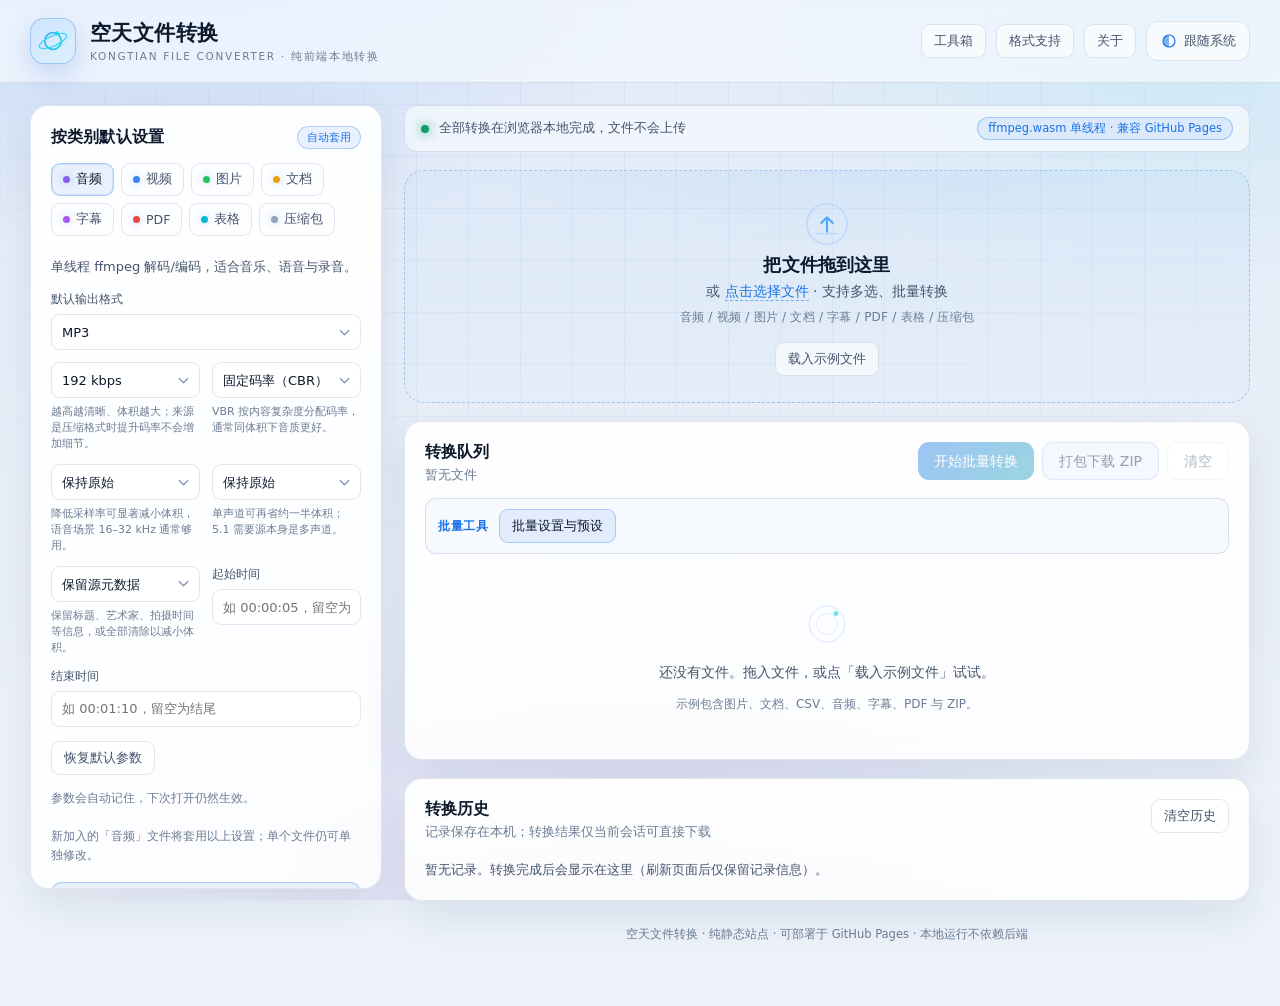
<file: index.html>
<!doctype html>
<html lang="zh-CN" data-theme="dark" data-theme-mode="auto">
<head>
  <meta charset="utf-8">
  <meta name="viewport" content="width=device-width, initial-scale=1, viewport-fit=cover">
  <meta name="description" content="空天文件转换：音视频、图片、文档、字幕、PDF、表格、压缩包，全部在浏览器本地完成的纯静态转换工具。">
  <meta name="theme-color" content="#070b14">
  <title>空天文件转换</title>
  <link rel="stylesheet" href="css/style.css">
  <link rel="icon" href="data:image/svg+xml,%3Csvg xmlns='http://www.w3.org/2000/svg' viewBox='0 0 64 64'%3E%3Crect width='64' height='64' rx='14' fill='%230b1530'/%3E%3Ccircle cx='32' cy='32' r='15' fill='none' stroke='%234ea8ff' stroke-width='3'/%3E%3Cellipse cx='32' cy='32' rx='25' ry='9' fill='none' stroke='%2322d3ee' stroke-width='2' transform='rotate(-25 32 32)'/%3E%3Ccircle cx='38' cy='20' r='4' fill='%2322d3ee'/%3E%3C/svg%3E">
</head>
<body>
  <div class="bg-fx" aria-hidden="true"></div>

  <header class="site-header">
    <div class="brand">
      <div class="brand-mark" aria-hidden="true">
        <svg viewBox="0 0 64 64" width="38" height="38">
          <circle cx="32" cy="32" r="14" fill="none" stroke="url(#bg1)" stroke-width="3" />
          <ellipse cx="32" cy="32" rx="25" ry="8.5" fill="none" stroke="#22d3ee" stroke-width="2" opacity=".9" transform="rotate(-24 32 32)" />
          <circle cx="38.5" cy="19" r="3.6" fill="#22d3ee" />
          <defs>
            <linearGradient id="bg1" x1="0" y1="0" x2="1" y2="1">
              <stop offset="0" stop-color="#4ea8ff" /><stop offset="1" stop-color="#22d3ee" />
            </linearGradient>
          </defs>
        </svg>
      </div>
      <div class="brand-text">
        <h1>空天文件转换</h1>
        <p>KONGTIAN FILE CONVERTER · 纯前端本地转换</p>
      </div>
    </div>
    <div class="header-actions">
      <button id="btn-toolbox" class="btn btn-ghost btn-sm" type="button">工具箱</button>
      <button id="btn-matrix" class="btn btn-ghost btn-sm" type="button">格式支持</button>
      <button id="btn-about" class="btn btn-ghost btn-sm" type="button">关于</button>
      <button id="theme-toggle" class="btn btn-icon" type="button" aria-label="切换主题">
        <span id="theme-icon" class="theme-icon"></span>
        <span id="theme-label">跟随系统</span>
      </button>
    </div>
  </header>

  <main class="app-main">
    <aside class="panel settings-card">
      <div class="panel-head">
        <h2>按类别默认设置</h2>
        <span class="badge-soft">自动套用</span>
      </div>
      <div id="settings-tabs" class="cat-tabs" role="tablist"></div>
      <div id="settings-body" class="settings-body"></div>
      <button id="btn-apply-defaults" class="btn btn-secondary block" type="button">应用到队列中的同类文件</button>
      <p class="hint small">转换格式与码率、质量、分辨率等参数会按类别保存；单个文件仍可在卡片内单独调整。</p>
    </aside>

    <section class="content-col">
      <div class="status-strip">
        <span class="dot"></span>
        <span>全部转换在浏览器本地完成，文件不会上传</span>
        <span class="strip-tag">ffmpeg.wasm 单线程 · 兼容 GitHub Pages</span>
      </div>

      <div class="drop-card">
        <div id="dropzone" class="dropzone" tabindex="0" role="button" aria-label="拖拽文件到这里，或点击选择文件">
          <div class="drop-icon" aria-hidden="true">
            <svg viewBox="0 0 48 48" width="46" height="46">
              <circle cx="24" cy="24" r="21" fill="none" stroke="rgba(120,180,255,.35)" stroke-width="1.5" />
              <path d="M24 32V17m0 0-6 6m6-6 6 6" stroke="#4ea8ff" stroke-width="2.2" stroke-linecap="round" fill="none" />
              <path d="M13 34h22" stroke="rgba(160,210,255,.55)" stroke-width="2" stroke-linecap="round" />
            </svg>
          </div>
          <h2>把文件拖到这里</h2>
          <p>或 <span class="link">点击选择文件</span> · 支持多选、批量转换</p>
          <p class="drop-types">音频 / 视频 / 图片 / 文档 / 字幕 / PDF / 表格 / 压缩包</p>
          <div class="drop-actions">
            <button id="btn-samples" class="btn btn-ghost btn-sm" type="button">载入示例文件</button>
          </div>
        </div>
        <input id="file-input" type="file" multiple hidden>
      </div>

      <div class="panel queue-card">
        <div class="queue-head">
          <div class="queue-title">
            <h2>转换队列</h2>
            <p id="queue-stats" class="muted">暂无文件</p>
          </div>
          <div class="toolbar">
            <button id="btn-convert-all" class="btn btn-primary" type="button">开始批量转换</button>
            <button id="btn-pause" class="btn btn-secondary hidden" type="button">暂停</button>
            <button id="btn-stop" class="btn btn-danger hidden" type="button">停止</button>
            <button id="btn-retry-failed" class="btn btn-secondary hidden" type="button">重试失败项</button>
            <button id="btn-download-all" class="btn btn-secondary" type="button">打包下载 ZIP</button>
            <button id="btn-clear" class="btn btn-ghost" type="button">清空</button>
          </div>
        </div>

        <div id="batch-progress" class="batch-progress hidden">
          <div class="bar"><div class="bar-fill"></div></div>
          <span id="batch-progress-text" class="muted"></span>
        </div>

        <div id="batch-tools" class="pdf-tools">
          <span class="pdf-tools-label">批量工具</span>
          <button id="btn-batch-settings" class="btn btn-secondary btn-sm" type="button">批量设置与预设</button>
          <span id="batch-tool-count" class="muted"></span>
          <button id="btn-images-pdf" class="btn btn-secondary btn-sm hidden" type="button">图片合成 PDF</button>
          <button id="btn-merge-pdf" class="btn btn-secondary btn-sm hidden" type="button">合并队列中的 PDF</button>
          <button id="btn-pdf-workbench" class="btn btn-secondary btn-sm hidden" type="button">PDF 页面管理</button>
        </div>

        <div id="pdf-workbench" class="pdf-workbench hidden">
          <div class="pdfwb-head">
            <div class="pdfwb-tabs" role="tablist">
              <button class="pdfwb-tab active" data-pdfwb-tab="pages" type="button">页面管理</button>
              <button class="pdfwb-tab" data-pdfwb-tab="compare" type="button">文档比较</button>
            </div>
            <button id="btn-pdfwb-close" class="btn btn-ghost btn-xs" type="button">收起</button>
          </div>

          <section data-pdfwb-pane="pages" class="pdfwb-pane">
            <p class="hint">对队列中的 PDF 逐页整理：勾选后可排序、旋转、复制、删除或插入空白页。只作用于导出的副本，原文件不变。</p>
            <div class="pdftool-bar">
              <label class="field field-inline"><span>来源文件</span>
                <select id="pdfwb-source"></select>
              </label>
              <span id="pdftool-info" class="muted">从队列中选择一份 PDF</span>
              <span id="pdftool-count" class="muted"></span>
              <button id="btn-pdftool-reset" class="btn btn-ghost btn-sm" type="button">重置</button>
            </div>
            <div class="pdftool-actions">
              <button class="btn btn-secondary btn-sm" data-pdfact="select-all" type="button">全选</button>
              <button class="btn btn-secondary btn-sm" data-pdfact="select-none" type="button">全不选</button>
              <button class="btn btn-secondary btn-sm" data-pdfact="rotate-left" type="button">逆时针 90°</button>
              <button class="btn btn-secondary btn-sm" data-pdfact="rotate-right" type="button">顺时针 90°</button>
              <button class="btn btn-secondary btn-sm" data-pdfact="duplicate" type="button">复制选中</button>
              <button class="btn btn-secondary btn-sm" data-pdfact="delete" type="button">删除选中</button>
              <button class="btn btn-secondary btn-sm" data-pdfact="blank" type="button">插入空白页</button>
            </div>
            <div id="pdftool-grid" class="pdftool-grid"></div>
            <div class="pdftool-footer">
              <label class="field"><span>输出方式</span>
                <select id="pdftool-export">
                  <option value="all">导出整理后的完整 PDF</option>
                  <option value="selected">仅导出选中页面</option>
                  <option value="split">按当前顺序逐页拆分（ZIP）</option>
                </select>
              </label>
              <button id="btn-pdftool-apply" class="btn btn-primary" type="button">生成并加入结果</button>
            </div>
          </section>

          <section data-pdfwb-pane="compare" class="pdfwb-pane hidden">
            <p class="hint">逐页渲染并按像素差异生成 HTML 报告，适合核对改版前后；报告会出现在「最近生成」。</p>
            <div class="field-row compare-row">
              <label class="field"><span>A 文件</span><select id="pdfwb-a"></select></label>
              <label class="field"><span>B 文件</span><select id="pdfwb-b"></select></label>
              <button id="btn-pdf-compare" class="btn btn-secondary" type="button">开始比较</button>
            </div>
          </section>
        </div>

        <div id="queue" class="queue-list"></div>
        <div id="queue-empty" class="empty-state">
          <div class="empty-ring" aria-hidden="true">
            <svg viewBox="0 0 64 64" width="52" height="52">
              <circle cx="32" cy="32" r="22" fill="none" stroke="rgba(130,180,255,.25)" stroke-width="1.5" />
              <circle cx="32" cy="32" r="13" fill="none" stroke="rgba(130,180,255,.16)" stroke-width="1.5" />
              <circle cx="43" cy="19" r="3" fill="rgba(34,211,238,.65)" />
            </svg>
          </div>
          <p>还没有文件。拖入文件，或点「载入示例文件」试试。</p>
          <p class="hint small">示例包含图片、文档、CSV、音频、字幕、PDF 与 ZIP。</p>
        </div>
      </div>

      <div id="extra-outputs" class="panel extra-card hidden">
        <div class="mini-head">
          <h2>最近生成</h2>
          <button id="btn-extra-clear" class="btn btn-ghost btn-xs" type="button">清除</button>
        </div>
        <div id="extra-list"></div>
      </div>

      <div class="panel history-card">
        <div class="queue-head">
          <div class="queue-title">
            <h2>转换历史</h2>
            <p class="muted">记录保存在本机；转换结果仅当前会话可直接下载</p>
          </div>
          <button id="btn-clear-history" class="btn btn-ghost btn-sm" type="button">清空历史</button>
        </div>
        <div id="history" class="history-list"></div>
      </div>

      <footer class="site-footer">
        <p>空天文件转换 · 纯静态站点 · 可部署于 GitHub Pages · 本地运行不依赖后端</p>
      </footer>
    </section>
  </main>

  <div id="overlay" class="overlay hidden" role="dialog" aria-modal="true" aria-labelledby="ov-title">
    <div class="overlay-card">
      <div class="spinner" aria-hidden="true"></div>
      <h2 id="ov-title">正在加载转换引擎</h2>
      <p id="ov-detail">首次加载约 30 MB，浏览器会缓存后续加载更快。</p>
      <div class="progress"><div id="ov-bar" class="progress-fill"></div></div>
      <div class="overlay-actions">
        <button id="ov-cancel" class="btn btn-danger hidden" type="button">取消</button>
        <button id="ov-retry" class="btn btn-primary hidden" type="button">重试</button>
        <button id="ov-close" class="btn btn-ghost hidden" type="button">关闭</button>
      </div>
    </div>
  </div>

  <div id="toasts" class="toasts" aria-live="polite"></div>

  <dialog id="batch-dialog" class="dlg">
    <div class="dlg-head">
      <h2>批量设置与预设</h2>
      <button class="dlg-close" data-close type="button" aria-label="关闭">关闭</button>
    </div>
    <div class="dlg-body">
      <p class="hint">按类别统一设置输出格式与参数；不同类别的文件互不影响。正在转换的文件不会被修改。</p>
      <div id="batch-tabs" class="cat-tabs" role="tablist"></div>
      <div id="batch-body" class="settings-body"></div>
      <div class="batch-apply-row">
        <button id="btn-batch-apply" class="btn btn-primary" type="button">应用到该类全部文件</button>
        <span id="batch-count" class="muted"></span>
      </div>
      <div class="preset-box">
        <div class="preset-title">参数预设</div>
        <div class="preset-row">
          <input id="preset-name" type="text" maxlength="28" placeholder="预设名称，例如「图片→WebP 1080p」">
          <button id="btn-preset-save" class="btn btn-secondary" type="button">保存当前设置</button>
        </div>
        <div id="preset-list" class="preset-list"></div>
      </div>
    </div>
  </dialog>

  <dialog id="imgpdf-dialog" class="dlg">
    <div class="dlg-head">
      <h2>图片合成一个 PDF</h2>
      <button class="dlg-close" data-close type="button" aria-label="关闭">关闭</button>
    </div>
    <div class="dlg-body">
      <p class="hint">勾选要合成的图片，用 ↑ / ↓ 调整顺序（列表顺序即页面顺序）。可随时取消勾选或从队列重新载入。</p>
      <div class="imgpdf-actions">
        <button id="btn-imgpdf-all" class="btn btn-ghost btn-sm" type="button">全选</button>
        <button id="btn-imgpdf-none" class="btn btn-ghost btn-sm" type="button">全不选</button>
        <button id="btn-imgpdf-reload" class="btn btn-ghost btn-sm" type="button">重新载入队列图片</button>
        <span id="imgpdf-count" class="muted"></span>
      </div>
      <div id="imgpdf-list" class="imgpdf-list"></div>
      <div class="param-grid imgpdf-params">
        <label class="field"><span>页面模式</span>
          <select id="ip-mode">
            <option value="original">贴合图片尺寸</option>
            <option value="a4" selected>A4 纸张</option>
          </select>
        </label>
        <label class="field"><span>页面方向</span>
          <select id="ip-orient">
            <option value="auto">自动</option>
            <option value="portrait">纵向</option>
            <option value="landscape">横向</option>
          </select>
        </label>
        <label class="field"><span>页边距 (pt)</span>
          <input id="ip-margin" type="number" min="0" max="120" value="28">
        </label>
        <label class="field"><span>每页图片数</span>
          <select id="ip-perpage">
            <option value="1">每页 1 张</option>
            <option value="2">每页 2 张</option>
            <option value="4">每页 4 张 (2×2)</option>
          </select>
        </label>
        <label class="field"><span>图片重编码</span>
          <select id="ip-quality">
            <option value="original">保留原始质量</option>
            <option value="90">高质量 (90%)</option>
            <option value="75">均衡 (75%)</option>
            <option value="60">小体积 (60%)</option>
          </select>
        </label>
      </div>
      <div class="batch-apply-row">
        <button id="btn-imgpdf-create" class="btn btn-primary" type="button">生成 PDF</button>
        <span class="hint small">合成结果会出现在「最近生成」，也可打包下载。</span>
      </div>
    </div>
  </dialog>

  <dialog id="about-dialog" class="dlg">
    <div class="dlg-head">
      <h2>关于与开源许可</h2>
      <button class="dlg-close" data-close type="button" aria-label="关闭">关闭</button>
    </div>
    <div class="dlg-body about-body">
      <p><b>空天文件转换</b>是一个纯静态、本地运行的格式转换工具。所有文件都在浏览器内处理，不会上传到任何服务器；可直接部署到 GitHub Pages 或局域网静态服务器。</p>
      <h3>功能参考</h3>
      <p>PDF 工具集的功能设计与交互参考了 <b>BentoPDF</b>（<a href="https://github.com/alam00000/bentopdf" target="_blank" rel="noopener">github.com/alam00000/bentopdf</a>）。BentoPDF 以 <b>AGPL-3.0</b> 许可发布（另提供商业授权）。本项目未直接复制其源代码，PDF 操作基于 pdf-lib / pdf.js 独立实现；若未来引入其源码，本项目整体将按 AGPL-3.0 发布并保留其版权声明。</p>
      <h3>第三方组件</h3>
      <ul class="about-list">
        <li><b>pdf-lib</b> · MIT License · PDF 结构读写与页面操作</li>
        <li><b>PDF.js</b> · Apache License 2.0 · PDF 渲染与文本提取</li>
        <li><b>ffmpeg.wasm</b> · GPL/LGPL 组件按上游说明 · 音视频编解码（单线程核心）</li>
        <li><b>SheetJS</b> · Apache License 2.0 · 表格读写</li>
        <li><b>JSZip</b> · MIT License · 结果打包</li>
        <li><b>mammoth</b> · BSD-2-Clause · DOCX 读取</li>
      </ul>
      <h3>已知限制</h3>
      <p>PDF 加密/解密、OCR、Office→PDF（LibreOffice WASM）等能力需要额外 WASM 或原生组件，当前版本未内置；在 GitHub Pages 与局域网 HTTP 环境下也无法启用 SharedArrayBuffer，因此不提供多线程加速。</p>
      <p class="hint small">版权归各组件作者所有；本站仅提供本地转换能力，不承担因误用造成的法律责任。</p>
    </div>
  </dialog>

  <dialog id="matrix-dialog" class="dlg">
    <div class="dlg-head">
      <h2>格式支持矩阵</h2>
      <button class="dlg-close" data-close type="button" aria-label="关闭">关闭</button>
    </div>
    <div class="dlg-body" id="matrix-content"></div>
  </dialog>

  <dialog id="toolbox-dialog" class="dlg">
    <div class="dlg-head">
      <h2>工具箱</h2>
      <button class="dlg-close" data-close type="button" aria-label="关闭">关闭</button>
    </div>
    <div class="dlg-body">
      <div class="tool-tabs" id="tool-tabs">
        <button type="button" class="active" data-tool="hash">哈希</button>
        <button type="button" data-tool="encoding">编码转换</button>
        <button type="button" data-tool="json">JSON 格式化</button>
        <button type="button" data-tool="base64">Base64</button>
      </div>
      <div id="tool-panels" class="tool-panels">
        <section data-panel="hash">
          <p class="hint">对任意文件计算摘要，结果可复制或保存为 .txt。大文件为一次性读入内存计算。</p>
          <label class="field"><span>选择文件</span><input type="file" id="hash-file"></label>
          <div class="field-row" id="hash-algos">
            <label class="check"><input type="checkbox" value="SHA-256" checked> SHA-256</label>
            <label class="check"><input type="checkbox" value="SHA-1"> SHA-1</label>
            <label class="check"><input type="checkbox" value="SHA-512"> SHA-512</label>
            <label class="check"><input type="checkbox" value="MD5" checked> MD5</label>
          </div>
          <button id="btn-hash" class="btn btn-primary" type="button">计算</button>
          <textarea id="hash-result" readonly placeholder="计算结果"></textarea>
          <div class="tool-actions">
            <button id="btn-hash-copy" class="btn btn-secondary btn-sm" type="button">复制</button>
            <button id="btn-hash-download" class="btn btn-secondary btn-sm" type="button">下载 .txt</button>
          </div>
        </section>

        <section data-panel="encoding" class="hidden">
          <p class="hint">把文本类文件从一种编码转为另一种，输出会立即下载。</p>
          <label class="field"><span>选择文件</span><input type="file" id="enc-file"></label>
          <div class="field-row">
            <label class="field"><span>源编码</span><select id="enc-from"></select></label>
            <label class="field"><span>输出编码</span><select id="enc-to"></select></label>
          </div>
          <button id="btn-enc" class="btn btn-primary" type="button">转换并下载</button>
          <p id="enc-status" class="hint"></p>
        </section>

        <section data-panel="json" class="hidden">
          <p class="hint">支持粘贴或选择文件；可格式化缩进，也可压缩为单行。</p>
          <label class="field"><span>选择文件（可选）</span><input type="file" id="json-file" accept=".json,.txt,application/json"></label>
          <textarea id="json-input" placeholder="在这里粘贴 JSON…"></textarea>
          <div class="field-row">
            <label class="field"><span>缩进</span><select id="json-indent">
              <option value="2">2 空格</option>
              <option value="4">4 空格</option>
              <option value="0">压缩为单行</option>
            </select></label>
          </div>
          <button id="btn-json" class="btn btn-primary" type="button">格式化</button>
          <textarea id="json-output" readonly placeholder="输出结果"></textarea>
          <button id="btn-json-download" class="btn btn-secondary btn-sm" type="button">下载 .json</button>
        </section>

        <section data-panel="base64" class="hidden">
          <p class="hint">按 UTF-8 处理文本；解码失败时会提示无效内容。</p>
          <textarea id="b64-input" placeholder="输入文本或 Base64…"></textarea>
          <div class="tool-actions">
            <button id="btn-b64-encode" class="btn btn-primary btn-sm" type="button">编码</button>
            <button id="btn-b64-decode" class="btn btn-secondary btn-sm" type="button">解码</button>
            <button id="btn-b64-copy" class="btn btn-ghost btn-sm" type="button">复制结果</button>
          </div>
          <textarea id="b64-output" readonly placeholder="结果"></textarea>
        </section>
      </div>
    </div>
  </dialog>

  <script type="module" src="js/app.js"></script>
</body>
</html>
</file>
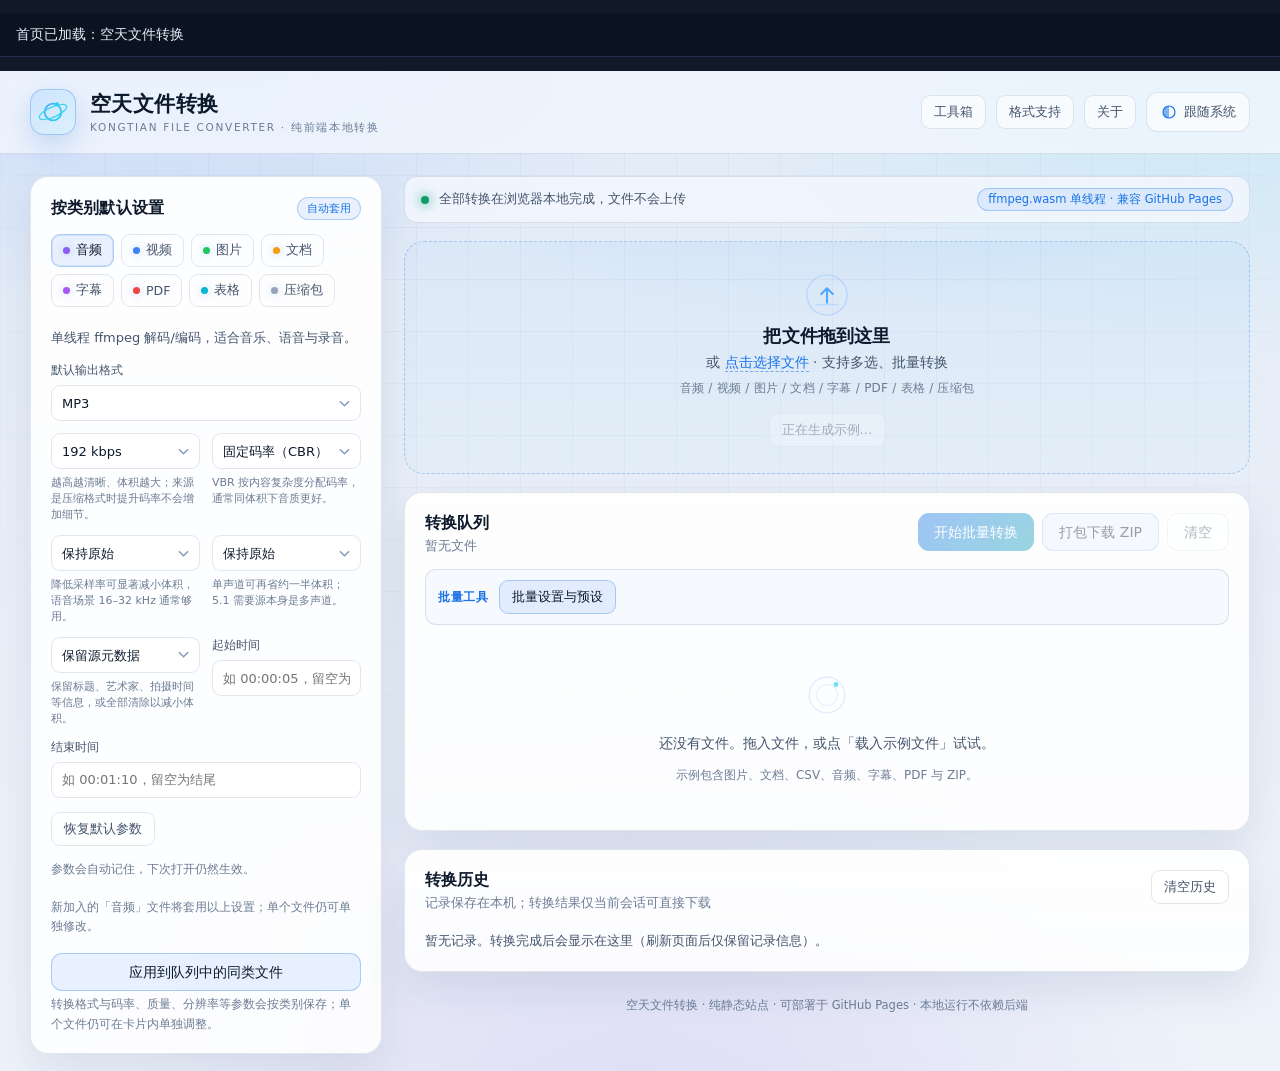
<file: tests/batch-flow.html>
<!doctype html>
<html lang="zh-CN">
<head>
<meta charset="utf-8">
<title>批量流程自测 · 空天文件转换</title>
<style>
  body { margin: 0; font: 14px/1.6 "Microsoft YaHei", system-ui, sans-serif; background: #111827; color: #e5edf8; }
  #log { padding: 10px 16px; white-space: pre-wrap; font-family: Consolas, monospace; background: #0b1220; border-bottom: 1px solid #22304d; max-height: 220px; overflow: auto; }
  iframe { width: 1280px; height: 1000px; border: 0; background: #fff; display: block; }
</style>
</head>
<body>
<pre id="log">准备加载首页…</pre>
<iframe id="app" src="/"></iframe>
<script type="module" src="./batch-flow.js"></script>
</body>
</html>
</file>
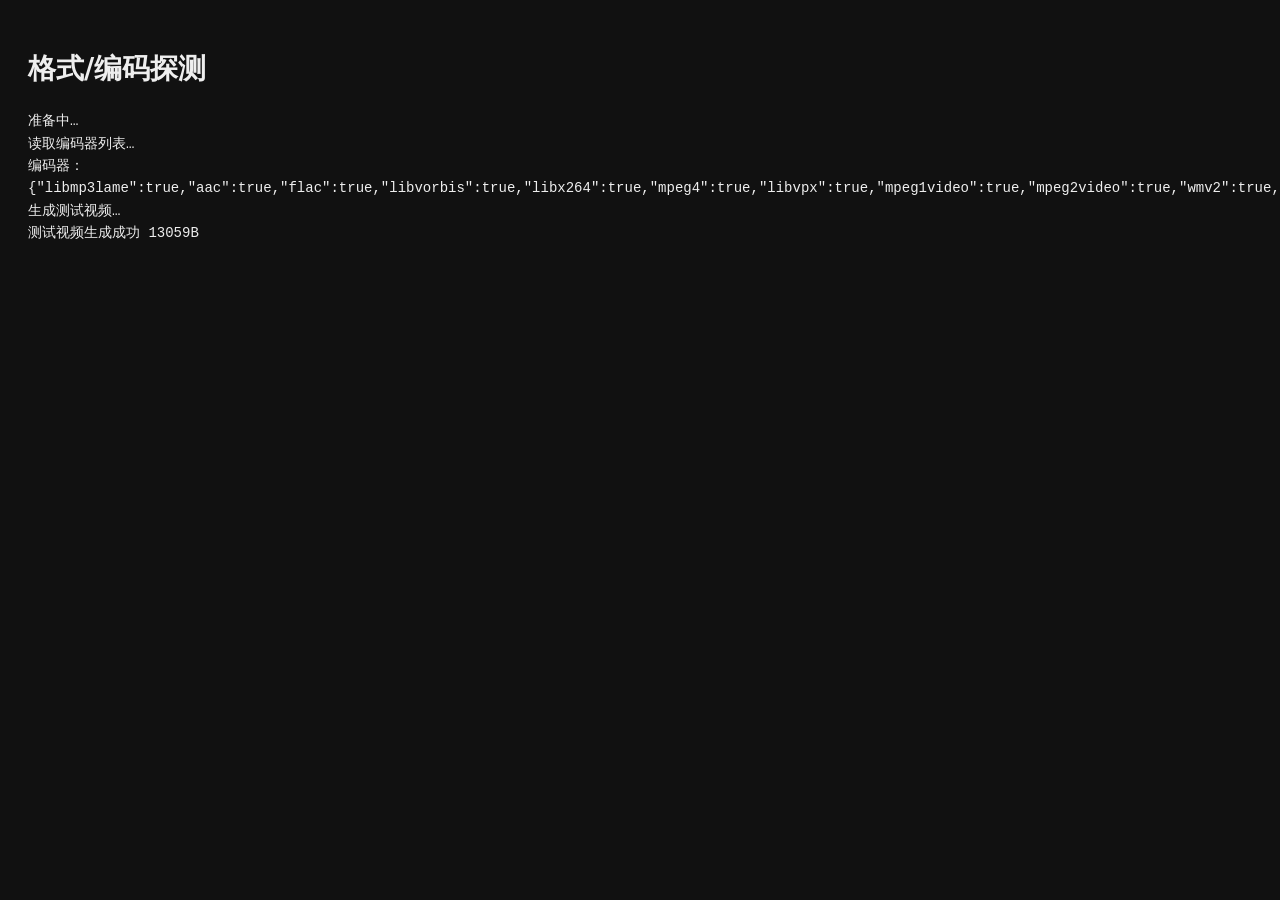
<file: tests/codecs.html>
<!DOCTYPE html>
<html lang="zh-CN">
<head>
<meta charset="utf-8">
<title>格式/编码探测中…</title>
<style>body{font:14px/1.6 system-ui;padding:20px;background:#111;color:#eee}pre{white-space:pre-wrap}</style>
</head>
<body>
<h1>格式/编码探测</h1>
<pre id="log">准备中…</pre>
<script type="module" src="./codecs.js"></script>
</body>
</html>
</file>
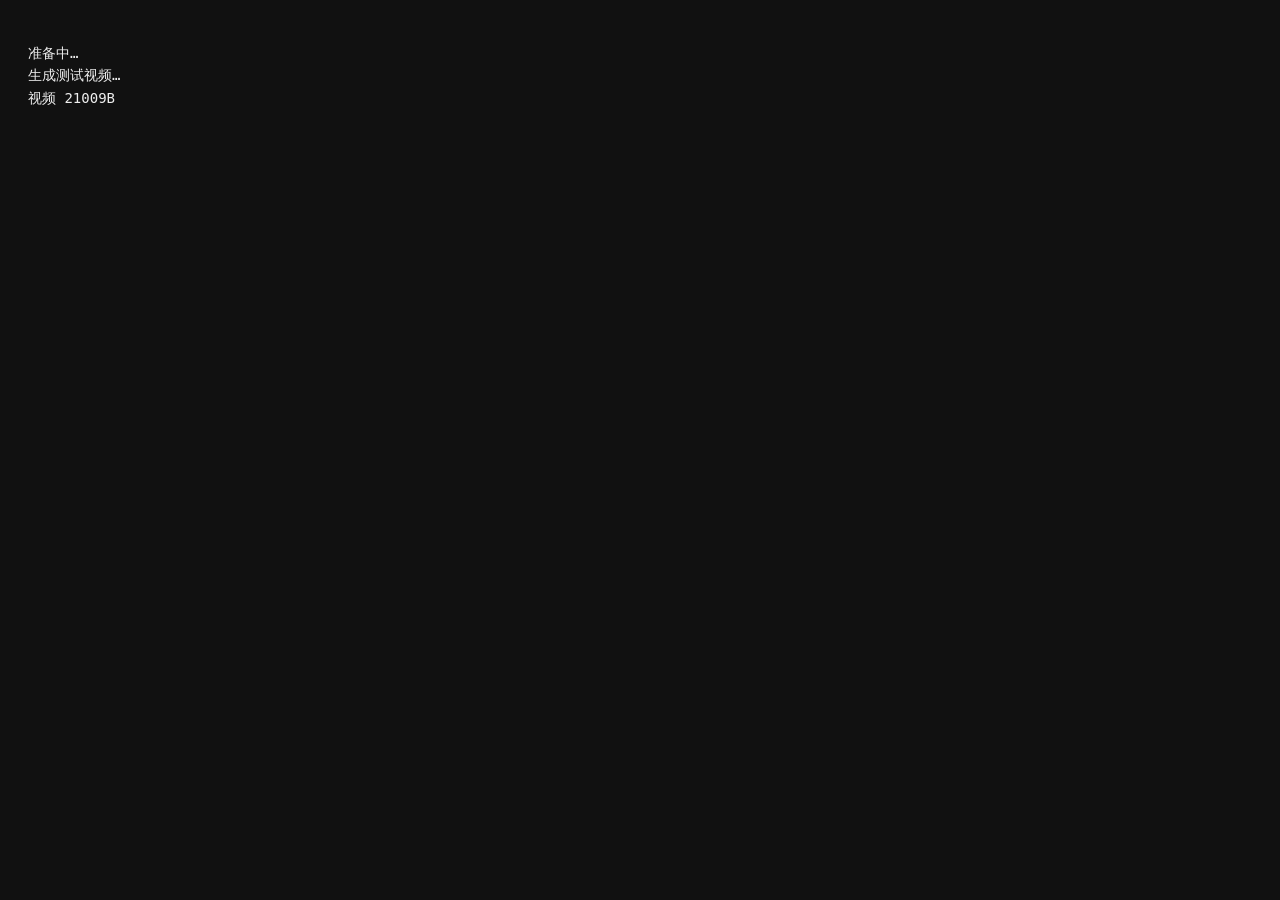
<file: tests/media-probe.html>
<!DOCTYPE html>
<html lang="zh-CN"><head><meta charset="utf-8"><title>媒体参数探测中…</title>
<style>body{font:14px/1.6 system-ui;padding:20px;background:#111;color:#eee}pre{white-space:pre-wrap}</style></head>
<body><pre id="log">准备中…</pre><script type="module" src="./media-probe.js"></script></body></html>
</file>
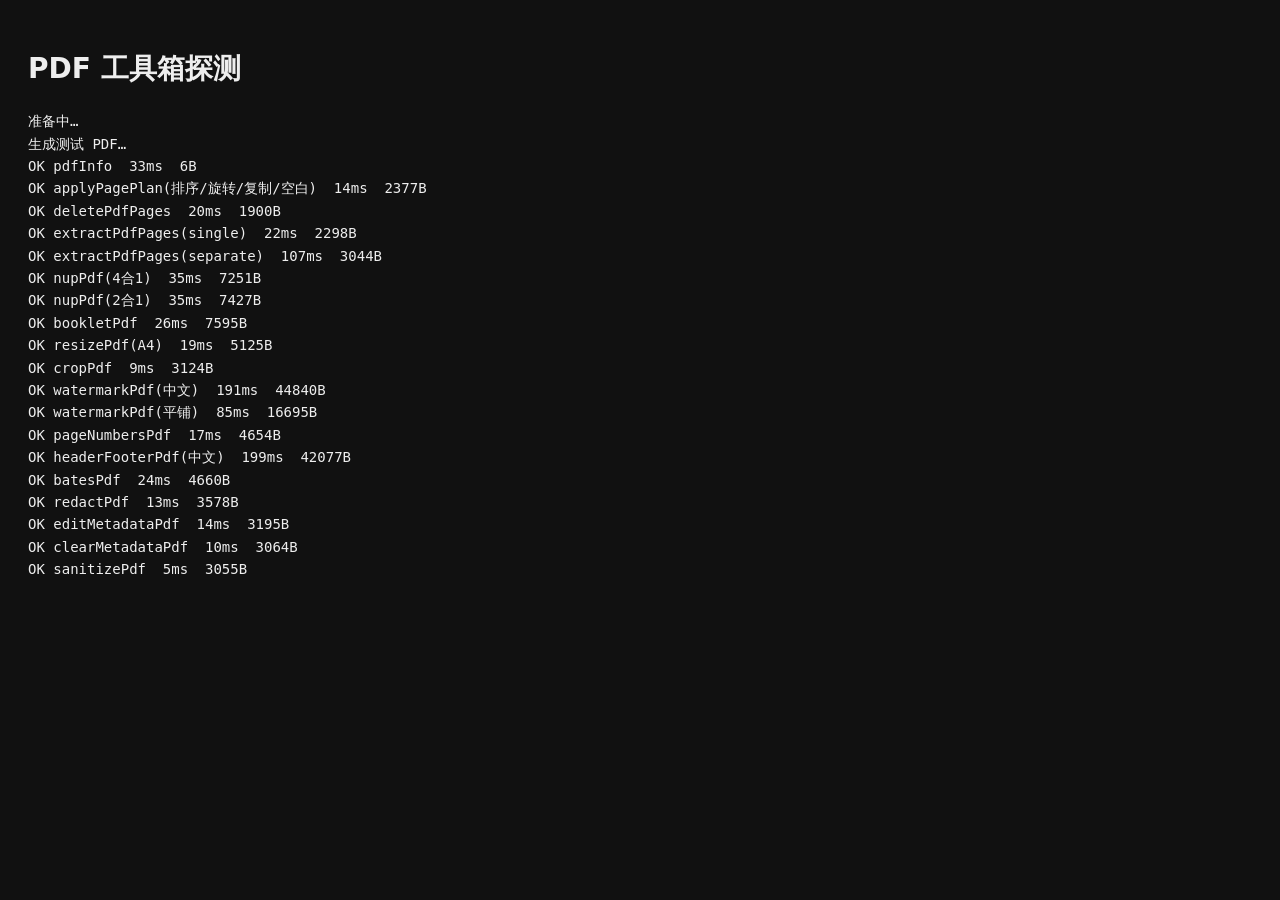
<file: tests/pdf-tools.html>
<!DOCTYPE html>
<html lang="zh-CN">
<head>
<meta charset="utf-8">
<title>PDF 工具探测中…</title>
<style>body{font:14px/1.6 system-ui;padding:20px;background:#111;color:#eee}pre{white-space:pre-wrap}</style>
</head>
<body>
<h1>PDF 工具箱探测</h1>
<pre id="log">准备中…</pre>
<script type="module" src="./pdf-tools.js"></script>
</body>
</html>
</file>
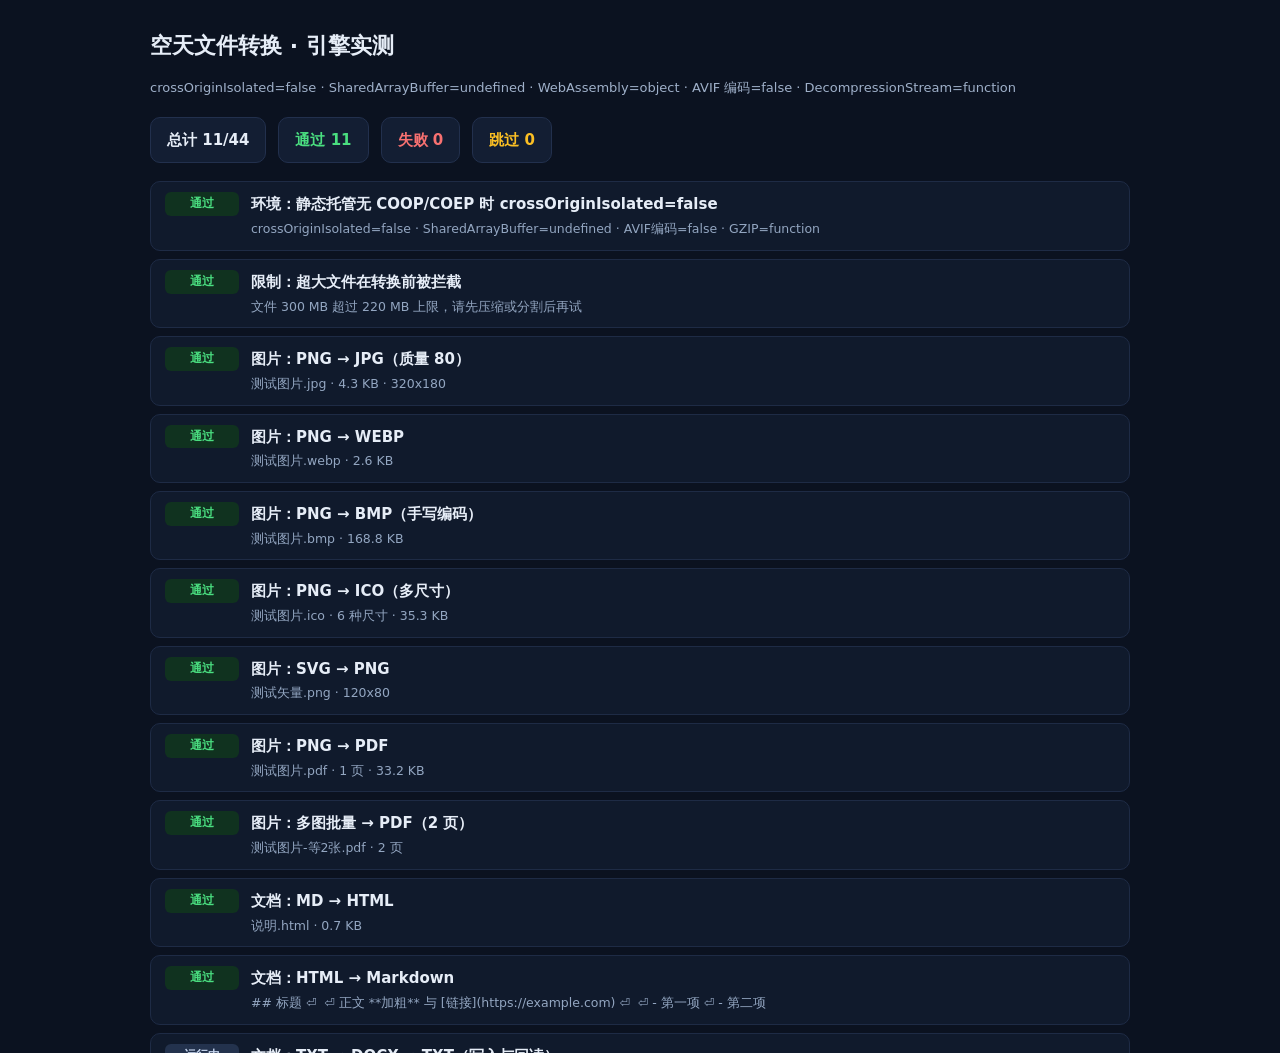
<file: tests/test.html>
<!doctype html>
<html lang="zh-CN">
<head>
<meta charset="utf-8">
<meta name="viewport" content="width=device-width, initial-scale=1">
<title>引擎实测 · 空天文件转换</title>
<style>
  :root { color-scheme: light dark; }
  * { box-sizing: border-box; }
  body { margin: 0; padding: 28px 18px 60px; font: 15px/1.65 "Segoe UI", "Microsoft YaHei", system-ui, sans-serif; background: #0b1220; color: #e6edf7; }
  main { max-width: 980px; margin: 0 auto; }
  h1 { font-size: 22px; margin: 0 0 6px; }
  .env { color: #9fb0c9; font-size: 13px; margin-bottom: 18px; }
  .summary { display: flex; gap: 12px; flex-wrap: wrap; margin-bottom: 18px; }
  .stat { padding: 10px 16px; border-radius: 10px; background: #131e33; border: 1px solid #22304d; font-weight: 600; }
  .stat.pass { color: #4ade80; } .stat.fail { color: #f87171; } .stat.skip { color: #fbbf24; }
  #list { list-style: none; padding: 0; margin: 0; display: grid; gap: 8px; }
  li { display: grid; grid-template-columns: 74px 1fr; gap: 12px; align-items: start; padding: 10px 14px; border-radius: 10px; background: #101a2c; border: 1px solid #1e2b45; }
  .tag { font-size: 12px; font-weight: 700; text-align: center; padding: 2px 0; border-radius: 6px; }
  .tag.run { background: #23324d; color: #c7d6ef; }
  .tag.pass { background: #10321f; color: #4ade80; }
  .tag.fail { background: #3a1418; color: #f87171; }
  .tag.skip { background: #3a2c0e; color: #fbbf24; }
  .name { font-weight: 600; }
  .detail { font-size: 12.5px; color: #93a6c1; word-break: break-word; margin-top: 2px; white-space: pre-wrap; }
  .detail.err { color: #fca5a5; }
  footer { margin-top: 26px; color: #7c8ea8; font-size: 12px; }
</style>
</head>
<body>
<main>
  <h1>空天文件转换 · 引擎实测</h1>
  <p class="env" id="env">正在初始化…</p>
  <div class="summary">
    <div class="stat" id="stat-total">总计 0</div>
    <div class="stat pass" id="stat-pass">通过 0</div>
    <div class="stat fail" id="stat-fail">失败 0</div>
    <div class="stat skip" id="stat-skip">跳过 0</div>
  </div>
  <ol id="list"></ol>
  <footer>本页在浏览器内生成全部测试素材并执行真实转换，不经过任何后端；完成后结果会写入 window.__KT_TEST_RESULT__。</footer>
</main>
<script type="module" src="./test.js"></script>
</body>
</html>
</file>
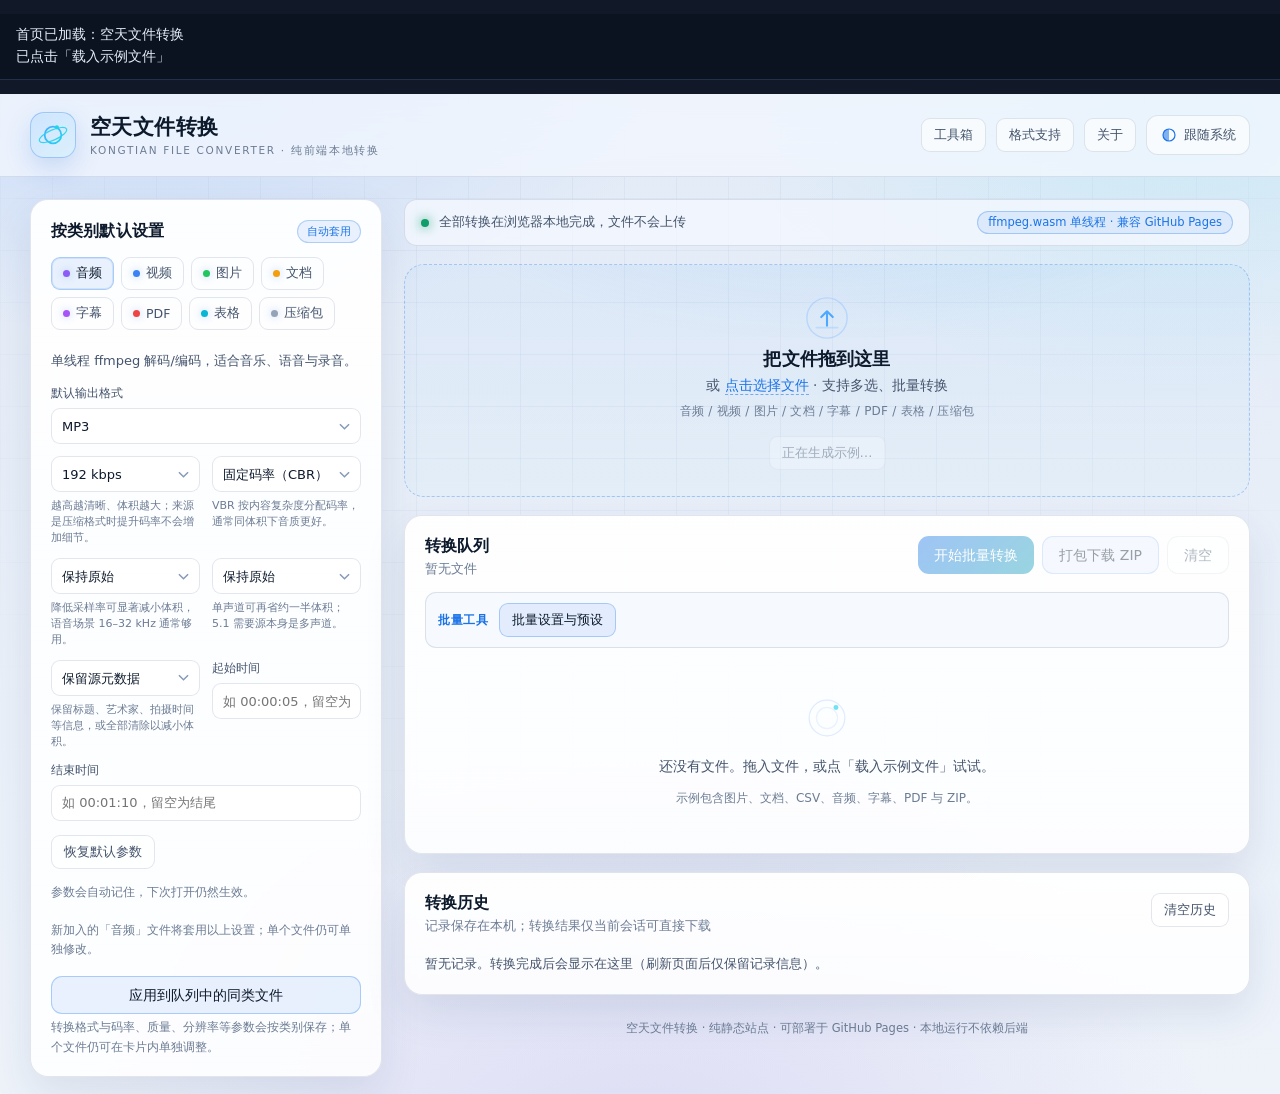
<file: tests/ui-flow.html>
<!doctype html>
<html lang="zh-CN">
<head>
<meta charset="utf-8">
<title>界面流程自测 · 空天文件转换</title>
<style>
  body { margin: 0; font: 14px/1.6 "Microsoft YaHei", system-ui, sans-serif; background: #111827; color: #e5edf8; }
  #log { padding: 10px 16px; white-space: pre-wrap; font-family: Consolas, monospace; background: #0b1220; border-bottom: 1px solid #22304d; max-height: 220px; overflow: auto; }
  iframe { width: 1280px; height: 1000px; border: 0; background: #fff; display: block; }
</style>
</head>
<body>
<pre id="log">准备加载首页…</pre>
<iframe id="app" src="/"></iframe>
<script type="module" src="./ui-flow.js"></script>
</body>
</html>
</file>
<file: css/style.css>
/* 空天文件转换 · 样式（原生 CSS，深浅色跟随系统 + 手动切换） */

:root {
  --radius: 18px;
  --font: "Segoe UI Variable", "Segoe UI", "Microsoft YaHei UI", "Microsoft YaHei", "PingFang SC", system-ui, -apple-system, sans-serif;
  --mono: "Cascadia Code", Consolas, "SF Mono", ui-monospace, monospace;
}

html[data-theme="dark"] {
  --bg: #060a12;
  --bg-2: #0a1120;
  --panel: rgba(13, 22, 38, 0.76);
  --panel-solid: #0c1525;
  --panel-soft: rgba(18, 30, 50, 0.55);
  --border: rgba(112, 158, 226, 0.16);
  --border-strong: rgba(112, 176, 255, 0.34);
  --text: #e9f1ff;
  --text-2: #a8b8d2;
  --muted: #7f8ea8;
  --accent: #4ea8ff;
  --accent-2: #22d3ee;
  --accent-soft: rgba(78, 168, 255, 0.13);
  --input-bg: rgba(8, 15, 28, 0.82);
  --ok: #34d399;
  --warn: #fbbf24;
  --err: #f87171;
  --violet: #a78bfa;
  --shadow: 0 20px 54px rgba(0, 0, 0, 0.42);
  --header-bg: rgba(7, 12, 22, 0.72);
  --grid-line: rgba(110, 160, 240, 0.045);
  --hover: rgba(120, 180, 255, 0.08);
}

html[data-theme="light"] {
  --bg: #eef3fa;
  --bg-2: #e3ebf7;
  --panel: rgba(255, 255, 255, 0.82);
  --panel-solid: #ffffff;
  --panel-soft: rgba(244, 248, 254, 0.8);
  --border: rgba(24, 55, 100, 0.12);
  --border-strong: rgba(26, 115, 232, 0.3);
  --text: #0d1a2c;
  --text-2: #44546c;
  --muted: #6c7c94;
  --accent: #1a73e8;
  --accent-2: #0f9bb6;
  --accent-soft: rgba(26, 115, 232, 0.09);
  --input-bg: rgba(255, 255, 255, 0.92);
  --ok: #0f9d68;
  --warn: #b07800;
  --err: #d64545;
  --violet: #7c5cd6;
  --shadow: 0 18px 42px rgba(32, 62, 112, 0.1);
  --header-bg: rgba(243, 247, 253, 0.8);
  --grid-line: rgba(30, 80, 150, 0.05);
  --hover: rgba(26, 115, 232, 0.06);
}

* {
  box-sizing: border-box;
}

html,
body {
  min-height: 100%;
}

body {
  margin: 0;
  font-family: var(--font);
  color: var(--text);
  background: var(--bg);
  -webkit-font-smoothing: antialiased;
  text-rendering: optimizeLegibility;
  overflow-x: hidden;
}

body::before {
  content: "";
  position: fixed;
  inset: 0;
  z-index: -2;
  background:
    radial-gradient(900px 520px at 12% -8%, rgba(56, 132, 255, 0.2), transparent 62%),
    radial-gradient(760px 460px at 92% 2%, rgba(34, 211, 238, 0.12), transparent 60%),
    radial-gradient(900px 700px at 50% 110%, rgba(124, 92, 214, 0.16), transparent 65%),
    linear-gradient(180deg, var(--bg-2), var(--bg));
}

.bg-fx {
  position: fixed;
  inset: 0;
  z-index: -1;
  pointer-events: none;
  background-image:
    linear-gradient(var(--grid-line) 1px, transparent 1px),
    linear-gradient(90deg, var(--grid-line) 1px, transparent 1px);
  background-size: 52px 52px;
  mask-image: radial-gradient(1200px 800px at 50% 20%, #000 20%, transparent 78%);
  -webkit-mask-image: radial-gradient(1200px 800px at 50% 20%, #000 20%, transparent 78%);
  opacity: 0.9;
}

.hidden {
  display: none !important;
}

.muted {
  color: var(--muted);
}

.hint {
  color: var(--text-2);
  font-size: 13px;
  line-height: 1.65;
  margin: 4px 0 0;
}

.hint.small {
  font-size: 12px;
  color: var(--muted);
}

.block {
  width: 100%;
}

.link {
  color: var(--accent);
  border-bottom: 1px dashed color-mix(in srgb, var(--accent) 55%, transparent);
  padding-bottom: 1px;
}

/* ---------- 头部 ---------- */
.site-header {
  position: sticky;
  top: 0;
  z-index: 30;
  max-width: 1480px;
  margin: 0 auto;
  padding: 18px 30px;
  display: flex;
  align-items: center;
  justify-content: space-between;
  gap: 18px;
  background: var(--header-bg);
  backdrop-filter: blur(20px) saturate(140%);
  -webkit-backdrop-filter: blur(20px) saturate(140%);
  border-bottom: 1px solid var(--border);
}

.brand {
  display: flex;
  align-items: center;
  gap: 14px;
  min-width: 0;
}

.brand-mark {
  width: 46px;
  height: 46px;
  border-radius: 14px;
  display: grid;
  place-items: center;
  background: linear-gradient(145deg, rgba(78, 168, 255, 0.18), rgba(34, 211, 238, 0.08));
  border: 1px solid var(--border-strong);
  box-shadow: inset 0 1px 0 rgba(255, 255, 255, 0.14), 0 10px 26px rgba(20, 90, 200, 0.18);
  flex: none;
}

.brand-text h1 {
  margin: 0;
  font-size: 21px;
  font-weight: 650;
  letter-spacing: 0.02em;
  white-space: nowrap;
}

.brand-text p {
  margin: 3px 0 0;
  font-size: 10.5px;
  letter-spacing: 0.16em;
  color: var(--muted);
  text-transform: uppercase;
  white-space: nowrap;
}

.header-actions {
  display: flex;
  align-items: center;
  gap: 10px;
  flex-wrap: wrap;
  justify-content: flex-end;
}

.theme-icon {
  display: inline-flex;
  align-items: center;
  justify-content: center;
  color: var(--accent);
}

/* ---------- 按钮与表单 ---------- */
.btn {
  appearance: none;
  display: inline-flex;
  align-items: center;
  justify-content: center;
  gap: 6px;
  min-height: 38px;
  padding: 9px 16px;
  border-radius: 11px;
  border: 1px solid transparent;
  background: transparent;
  color: var(--text);
  font: 500 14px/1.2 var(--font);
  cursor: pointer;
  white-space: nowrap;
  transition: transform 0.16s ease, background 0.16s ease, border-color 0.16s ease, box-shadow 0.16s ease, opacity 0.16s ease;
}

.btn:hover {
  transform: translateY(-1px);
}

.btn:active {
  transform: translateY(0) scale(0.97);
}

.btn:focus-visible {
  outline: 2px solid var(--accent);
  outline-offset: 3px;
}

.btn:disabled {
  opacity: 0.42;
  cursor: not-allowed;
  transform: none;
  box-shadow: none;
}

.btn-primary {
  background: linear-gradient(135deg, var(--accent), var(--accent-2));
  color: #fff;
  border: none;
  box-shadow: 0 10px 26px rgba(40, 140, 255, 0.28);
}

.btn-primary:hover:not(:disabled) {
  box-shadow: 0 14px 32px rgba(40, 150, 255, 0.36);
}

.btn-secondary {
  background: var(--accent-soft);
  border-color: var(--border-strong);
  color: var(--text);
}

.btn-ghost {
  background: rgba(255, 255, 255, 0.03);
  border-color: var(--border);
  color: var(--text-2);
}

html[data-theme="light"] .btn-ghost {
  background: rgba(255, 255, 255, 0.6);
}

.btn-ghost:hover {
  color: var(--text);
  border-color: var(--border-strong);
}

.btn-danger {
  background: rgba(248, 113, 113, 0.14);
  border-color: rgba(248, 113, 113, 0.4);
  color: var(--err);
}

.btn-sm {
  min-height: 34px;
  padding: 7px 12px;
  font-size: 13px;
  border-radius: 9px;
}

.btn-xs {
  min-height: 26px;
  padding: 4px 10px;
  font-size: 12px;
  border-radius: 7px;
}

.btn-icon {
  min-height: 40px;
  padding: 8px 13px;
  border: 1px solid var(--border);
  background: rgba(255, 255, 255, 0.03);
  border-radius: 12px;
  font-size: 13px;
  color: var(--text-2);
}

html[data-theme="light"] .btn-icon {
  background: rgba(255, 255, 255, 0.6);
}

input,
select,
textarea {
  font-family: var(--font);
  font-size: 13px;
  color: var(--text);
  background: var(--input-bg);
  border: 1px solid var(--border);
  border-radius: 9px;
  padding: 8px 10px;
  width: 100%;
  min-height: 36px;
  transition: border-color 0.16s ease, box-shadow 0.16s ease;
}

select {
  appearance: none;
  padding-right: 30px;
  background-image: url("data:image/svg+xml,%3Csvg xmlns='http://www.w3.org/2000/svg' viewBox='0 0 12 8'%3E%3Cpath d='M1 1.5 6 6.5l5-5' fill='none' stroke='%23859ab8' stroke-width='1.6'/%3E%3C/svg%3E");
  background-repeat: no-repeat;
  background-position: right 10px center;
  background-size: 11px;
  cursor: pointer;
}

textarea {
  min-height: 120px;
  resize: vertical;
  line-height: 1.55;
}

input:focus,
select:focus,
textarea:focus {
  outline: none;
  border-color: var(--accent);
  box-shadow: 0 0 0 3px var(--accent-soft);
}

input[type="file"] {
  padding: 7px 8px;
  cursor: pointer;
}

input[type="color"] {
  padding: 3px;
  height: 38px;
  cursor: pointer;
}

input[type="range"] {
  padding: 0;
  height: 30px;
  accent-color: var(--accent);
  background: transparent;
  border: none;
  box-shadow: none;
}

.field {
  display: flex;
  flex-direction: column;
  gap: 6px;
  min-width: 0;
}

.field > span {
  font-size: 12px;
  color: var(--text-2);
  display: flex;
  justify-content: space-between;
  gap: 8px;
}

.field > span b,
.range-val {
  color: var(--accent);
  font-weight: 600;
  font-variant-numeric: tabular-nums;
}

.field-row {
  display: grid;
  grid-template-columns: repeat(2, minmax(0, 1fr));
  gap: 12px;
}

.check {
  display: inline-flex;
  align-items: center;
  gap: 7px;
  font-size: 13px;
  color: var(--text-2);
  cursor: pointer;
}

.check input {
  width: auto;
  min-height: auto;
  accent-color: var(--accent);
}

/* ---------- 主布局 ---------- */
.app-main {
  max-width: 1480px;
  margin: 0 auto;
  padding: 22px 30px 64px;
  display: grid;
  grid-template-columns: 352px minmax(0, 1fr);
  gap: 22px;
  align-items: start;
}

.panel {
  background: var(--panel);
  border: 1px solid var(--border);
  border-radius: var(--radius);
  box-shadow: var(--shadow);
  backdrop-filter: blur(16px);
  -webkit-backdrop-filter: blur(16px);
  background-image: linear-gradient(180deg, rgba(255, 255, 255, 0.035), transparent 34%);
}

html[data-theme="light"] .panel {
  background-image: linear-gradient(180deg, rgba(255, 255, 255, 0.7), rgba(255, 255, 255, 0.24));
}

.settings-card {
  position: sticky;
  top: 92px;
  padding: 20px 20px 18px;
  max-height: calc(100vh - 116px);
  overflow: auto;
  scrollbar-width: thin;
}

.panel-head,
.mini-head {
  display: flex;
  align-items: center;
  justify-content: space-between;
  gap: 10px;
  margin-bottom: 14px;
}

.panel-head h2,
.mini-head h2 {
  margin: 0;
  font-size: 16px;
  font-weight: 600;
  letter-spacing: 0.01em;
}

.badge-soft {
  font-size: 11px;
  color: var(--accent);
  background: var(--accent-soft);
  border: 1px solid color-mix(in srgb, var(--accent) 28%, transparent);
  padding: 3px 9px;
  border-radius: 100px;
  white-space: nowrap;
}

.cat-tabs {
  display: flex;
  flex-wrap: wrap;
  gap: 7px;
  margin-bottom: 16px;
}

.cat-tab {
  appearance: none;
  display: inline-flex;
  align-items: center;
  gap: 6px;
  padding: 7px 11px;
  border-radius: 9px;
  border: 1px solid var(--border);
  background: transparent;
  color: var(--text-2);
  font: 500 12.5px var(--font);
  cursor: pointer;
  transition: 0.16s ease;
}

.cat-tab:hover {
  color: var(--text);
  border-color: var(--border-strong);
}

.cat-tab.active {
  color: var(--text);
  background: var(--accent-soft);
  border-color: var(--border-strong);
  box-shadow: inset 0 0 0 1px color-mix(in srgb, var(--accent) 12%, transparent);
}

.cat-dot {
  width: 7px;
  height: 7px;
  border-radius: 50%;
  display: inline-block;
  flex: none;
  box-shadow: 0 0 8px color-mix(in srgb, var(--accent) 30%, transparent);
}

.settings-body {
  display: flex;
  flex-direction: column;
  gap: 12px;
  padding-bottom: 14px;
}

.settings-body .hint {
  margin-bottom: 2px;
}

.param-grid {
  display: grid;
  grid-template-columns: repeat(2, minmax(0, 1fr));
  gap: 12px;
}

.param-grid .field:only-child,
.param-grid .field:nth-last-child(1):nth-child(odd) {
  grid-column: 1 / -1;
}

.field-help {
  font-size: 11px;
  line-height: 1.45;
  color: var(--muted);
  font-weight: 400;
}

.field.field-range .field-top {
  font-size: 12px;
  color: var(--text-2);
  display: flex;
  justify-content: space-between;
  gap: 8px;
}

.settings-actions {
  display: flex;
  align-items: center;
  gap: 10px;
  flex-wrap: wrap;
  padding-top: 2px;
}

.settings-actions .btn {
  flex: none;
}

.content-col {
  display: flex;
  flex-direction: column;
  gap: 18px;
  min-width: 0;
}

.status-strip {
  display: flex;
  align-items: center;
  gap: 10px;
  flex-wrap: wrap;
  padding: 11px 16px;
  border-radius: 13px;
  border: 1px solid var(--border);
  background: var(--panel-soft);
  color: var(--text-2);
  font-size: 12.5px;
  backdrop-filter: blur(10px);
}

.status-strip .dot {
  width: 8px;
  height: 8px;
  border-radius: 50%;
  background: var(--ok);
  box-shadow: 0 0 12px var(--ok);
  flex: none;
}

.strip-tag {
  margin-left: auto;
  font-size: 11.5px;
  color: var(--accent);
  background: var(--accent-soft);
  border: 1px solid var(--border-strong);
  padding: 3px 10px;
  border-radius: 100px;
  white-space: nowrap;
}

/* ---------- 拖拽区 ---------- */
.drop-card {
  position: relative;
}

.dropzone {
  position: relative;
  border: 1.5px dashed var(--border-strong);
  border-radius: 20px;
  padding: 30px 24px 26px;
  text-align: center;
  cursor: pointer;
  background:
    radial-gradient(600px 240px at 50% -40%, rgba(78, 168, 255, 0.14), transparent 70%),
    linear-gradient(180deg, rgba(78, 168, 255, 0.05), rgba(34, 211, 238, 0.02));
  transition: border-color 0.18s ease, background 0.18s ease, transform 0.18s ease, box-shadow 0.18s ease;
  overflow: hidden;
}

.dropzone:hover,
.dropzone:focus-visible {
  border-color: color-mix(in srgb, var(--accent) 60%, transparent);
  box-shadow: 0 18px 44px rgba(30, 110, 220, 0.14);
  outline: none;
}

.dropzone.dragging {
  border-color: var(--accent);
  background:
    radial-gradient(600px 260px at 50% -30%, rgba(78, 168, 255, 0.26), transparent 70%),
    linear-gradient(180deg, rgba(78, 168, 255, 0.1), rgba(34, 211, 238, 0.05));
  transform: translateY(-1px);
  box-shadow: 0 20px 48px rgba(30, 120, 240, 0.22);
}

.drop-icon {
  display: grid;
  place-items: center;
  margin-bottom: 6px;
  animation: floaty 6s ease-in-out infinite;
}

@keyframes floaty {
  0%, 100% { transform: translateY(0); }
  50% { transform: translateY(-5px); }
}

.dropzone h2 {
  margin: 4px 0 6px;
  font-size: 18px;
  font-weight: 600;
  letter-spacing: 0.01em;
}

.dropzone p {
  margin: 0;
  font-size: 13.5px;
  color: var(--text-2);
}

.drop-types {
  margin-top: 8px !important;
  font-size: 12px !important;
  color: var(--muted) !important;
  letter-spacing: 0.02em;
}

.drop-actions {
  margin-top: 16px;
  display: flex;
  justify-content: center;
  gap: 10px;
}

/* ---------- 队列 ---------- */
.queue-card {
  padding: 20px;
}

.queue-head {
  display: flex;
  align-items: flex-start;
  justify-content: space-between;
  gap: 16px;
  flex-wrap: wrap;
  margin-bottom: 14px;
}

.queue-title h2,
.history-card h2 {
  margin: 0;
  font-size: 16px;
  font-weight: 600;
}

.queue-title p {
  margin: 4px 0 0;
  font-size: 12.5px;
}

.toolbar {
  display: flex;
  align-items: center;
  gap: 8px;
  flex-wrap: wrap;
}

.pdf-tools {
  display: flex;
  align-items: center;
  gap: 10px;
  flex-wrap: wrap;
  padding: 10px 12px;
  margin-bottom: 14px;
  border: 1px solid var(--border);
  border-radius: 11px;
  background: var(--panel-soft);
  font-size: 12.5px;
  color: var(--text-2);
}

.pdf-tools-label {
  font-weight: 600;
  color: var(--accent);
  font-size: 12px;
  letter-spacing: 0.06em;
}

.queue-list {
  display: flex;
  flex-direction: column;
  gap: 10px;
}

.empty-state {
  padding: 30px 10px 24px;
  text-align: center;
  color: var(--text-2);
  font-size: 13.5px;
}

.empty-ring {
  display: grid;
  place-items: center;
  margin-bottom: 8px;
}

.job {
  border: 1px solid var(--border);
  border-radius: 14px;
  background: rgba(255, 255, 255, 0.022);
  overflow: hidden;
  transition: border-color 0.16s ease, background 0.16s ease;
}

html[data-theme="light"] .job {
  background: rgba(255, 255, 255, 0.55);
}

.job:hover {
  border-color: var(--border-strong);
}

.job.running {
  border-color: color-mix(in srgb, var(--accent) 46%, transparent);
  background: linear-gradient(180deg, color-mix(in srgb, var(--accent) 6%, transparent), transparent 40%);
}

.job.done {
  border-color: color-mix(in srgb, var(--ok) 30%, var(--border));
}

.job.error {
  border-color: color-mix(in srgb, var(--err) 35%, var(--border));
}

.job-row {
  display: flex;
  align-items: center;
  gap: 12px;
  padding: 13px 14px;
  flex-wrap: wrap;
}

.file-chip {
  width: 46px;
  height: 46px;
  border-radius: 12px;
  flex: none;
  display: grid;
  place-items: center;
  font: 600 10.5px var(--mono);
  letter-spacing: 0.04em;
  color: var(--c, var(--accent));
  background: color-mix(in srgb, var(--c, #4ea8ff) 14%, transparent);
  border: 1px solid color-mix(in srgb, var(--c, #4ea8ff) 34%, transparent);
}

.job-info {
  flex: 1 1 220px;
  min-width: 0;
}

.job-name {
  font-size: 14px;
  font-weight: 550;
  white-space: nowrap;
  overflow: hidden;
  text-overflow: ellipsis;
}

.job-meta {
  font-size: 11.5px;
  color: var(--muted);
  margin-top: 3px;
  overflow: hidden;
  text-overflow: ellipsis;
  white-space: nowrap;
}

.job-summary {
  color: var(--text-2);
}

.job-target {
  display: flex;
  align-items: center;
  gap: 7px;
  flex: none;
  position: relative;
}

.job-target .arrow {
  color: var(--muted);
  font-size: 13px;
}

.job-target select {
  width: auto;
  min-width: 142px;
  max-width: 210px;
  min-height: 34px;
  padding: 7px 28px 7px 10px;
  font-size: 12.5px;
}

.same-tag {
  position: absolute;
  bottom: -15px;
  left: 22px;
  font-size: 9.5px;
  color: var(--muted);
  white-space: nowrap;
}

.job-state {
  display: flex;
  align-items: center;
  gap: 7px;
  flex: none;
  min-width: 54px;
  justify-content: flex-end;
}

.job-pct {
  font-size: 11.5px;
  color: var(--accent);
  font-variant-numeric: tabular-nums;
}

.pill {
  display: inline-flex;
  align-items: center;
  padding: 3px 9px;
  border-radius: 100px;
  font-size: 11px;
  font-weight: 500;
  letter-spacing: 0.01em;
  border: 1px solid var(--border);
  color: var(--muted);
  background: rgba(255, 255, 255, 0.03);
  white-space: nowrap;
}

.pill.run {
  color: var(--accent);
  border-color: color-mix(in srgb, var(--accent) 35%, transparent);
  background: var(--accent-soft);
}

.pill.ok {
  color: var(--ok);
  border-color: color-mix(in srgb, var(--ok) 35%, transparent);
  background: color-mix(in srgb, var(--ok) 10%, transparent);
}

.pill.err {
  color: var(--err);
  border-color: color-mix(in srgb, var(--err) 40%, transparent);
  background: color-mix(in srgb, var(--err) 10%, transparent);
}

.pill.warn {
  color: var(--warn);
  border-color: color-mix(in srgb, var(--warn) 40%, transparent);
  background: color-mix(in srgb, var(--warn) 10%, transparent);
}

.job-actions {
  display: flex;
  align-items: center;
  gap: 6px;
  flex-wrap: wrap;
  flex: none;
}

.job-live {
  padding: 0 14px 13px;
}

.bar {
  position: relative;
  height: 7px;
  border-radius: 100px;
  background: rgba(130, 160, 200, 0.16);
  overflow: hidden;
}

.bar-fill {
  height: 100%;
  width: 0;
  border-radius: 100px;
  background: linear-gradient(90deg, var(--accent), var(--accent-2));
  transition: width 0.12s linear;
  box-shadow: 0 0 14px color-mix(in srgb, var(--accent) 50%, transparent);
}

.bar.indeterminate .bar-fill {
  width: 40% !important;
  animation: slide 1.2s ease-in-out infinite;
}

@keyframes slide {
  0% { transform: translateX(-120%); }
  100% { transform: translateX(300%); }
}

.progress {
  height: 8px;
  border-radius: 100px;
  background: rgba(130, 160, 200, 0.18);
  overflow: hidden;
  position: relative;
}

.progress.indeterminate .progress-fill {
  width: 40% !important;
  animation: slide 1.2s ease-in-out infinite;
}

.progress-fill {
  height: 100%;
  width: 0;
  background: linear-gradient(90deg, var(--accent), var(--accent-2));
  border-radius: 100px;
  transition: width 0.15s linear;
}

.live-meta {
  display: flex;
  justify-content: space-between;
  gap: 10px;
  margin-top: 7px;
  font-size: 11.5px;
  color: var(--muted);
  min-height: 15px;
}

.live-meta .stage {
  overflow: hidden;
  text-overflow: ellipsis;
  white-space: nowrap;
}

.live-meta .pct {
  color: var(--accent);
  font-variant-numeric: tabular-nums;
}

.job-error {
  margin: 0 14px 13px;
  padding: 9px 11px;
  border-radius: 9px;
  background: color-mix(in srgb, var(--err) 10%, transparent);
  border: 1px solid color-mix(in srgb, var(--err) 30%, transparent);
  color: var(--err);
  font-size: 12px;
  line-height: 1.55;
  word-break: break-word;
}

.job-outputs {
  margin: 0 14px 13px;
  padding: 10px 12px;
  border-radius: 10px;
  background: var(--panel-soft);
  border: 1px solid var(--border);
  display: flex;
  flex-direction: column;
  gap: 7px;
}

.out-row,
.extra-row {
  display: flex;
  align-items: center;
  gap: 10px;
  font-size: 12.5px;
}

.out-name {
  flex: 1;
  min-width: 0;
  overflow: hidden;
  text-overflow: ellipsis;
  white-space: nowrap;
  color: var(--text-2);
}

.out-size {
  color: var(--muted);
  font-size: 11.5px;
  flex: none;
  font-variant-numeric: tabular-nums;
}

.job-params {
  padding: 14px;
  border-top: 1px solid var(--border);
  background: var(--panel-soft);
}

.job-params .field > span {
  font-size: 11.5px;
}

.param-head {
  display: flex;
  align-items: center;
  justify-content: space-between;
  gap: 10px;
  margin-bottom: 10px;
  font-size: 12px;
  color: var(--text-2);
}

/* ---------- 历史 / 最近生成 ---------- */
.history-card {
  padding: 20px;
}

.history-list {
  display: flex;
  flex-direction: column;
  gap: 2px;
}

.history-row {
  display: flex;
  align-items: center;
  gap: 14px;
  padding: 10px 4px;
  border-bottom: 1px solid var(--border);
}

.history-row:last-child {
  border-bottom: none;
}

.history-main {
  flex: 1;
  min-width: 0;
}

.history-title {
  font-size: 13.5px;
  white-space: nowrap;
  overflow: hidden;
  text-overflow: ellipsis;
}

.history-title .arrow,
.extra-row .arrow {
  color: var(--muted);
  margin: 0 4px;
}

.history-sub {
  font-size: 11.5px;
  color: var(--muted);
  margin-top: 3px;
  overflow: hidden;
  text-overflow: ellipsis;
  white-space: nowrap;
}

.extra-card {
  padding: 16px 20px 14px;
}

.extra-row {
  padding: 6px 0;
  border-bottom: 1px solid var(--border);
}

.extra-row:last-child {
  border-bottom: none;
}

.site-footer {
  text-align: center;
  color: var(--muted);
  font-size: 11.5px;
  padding: 8px 0 0;
}

.site-footer p {
  margin: 0;
}

/* ---------- 弹窗 ---------- */
.dlg {
  border: none;
  padding: 0;
  border-radius: 20px;
  width: min(980px, calc(100vw - 32px));
  max-height: 88vh;
  background: var(--panel-solid);
  color: var(--text);
  box-shadow: 0 40px 100px rgba(0, 0, 0, 0.5);
  overflow: hidden;
  animation: dlgIn 0.22s ease;
}

.dlg::backdrop {
  background: rgba(3, 7, 15, 0.62);
  backdrop-filter: blur(5px);
  animation: backdropIn 0.22s ease;
}

@keyframes backdropIn {
  from { opacity: 0; }
  to { opacity: 1; }
}

@keyframes dlgIn {
  from { opacity: 0; transform: translateY(10px) scale(0.98); }
  to { opacity: 1; transform: none; }
}

.dlg-head {
  position: sticky;
  top: 0;
  z-index: 2;
  display: flex;
  align-items: center;
  justify-content: space-between;
  gap: 12px;
  padding: 16px 22px;
  background: var(--panel-solid);
  border-bottom: 1px solid var(--border);
}

.dlg-head h2 {
  margin: 0;
  font-size: 17px;
  font-weight: 600;
}

.dlg-close {
  appearance: none;
  border: 1px solid var(--border);
  background: transparent;
  color: var(--text-2);
  font: 500 12.5px var(--font);
  padding: 6px 12px;
  border-radius: 8px;
  cursor: pointer;
}

.dlg-close:hover {
  color: var(--text);
  border-color: var(--border-strong);
}

.dlg-body {
  padding: 20px 22px 28px;
  overflow: auto;
  max-height: calc(88vh - 67px);
}

.matrix-notes {
  padding: 14px 16px;
  border-radius: 12px;
  border: 1px solid var(--border);
  background: var(--panel-soft);
  margin-bottom: 20px;
}

.matrix-notes h3 {
  margin: 0 0 10px;
  font-size: 14.5px;
}

.matrix-notes p {
  margin: 0 0 9px;
  font-size: 12.5px;
  line-height: 1.7;
  color: var(--text-2);
}

.matrix-notes p:last-child {
  margin-bottom: 0;
}

.matrix-notes b {
  color: var(--text);
  font-weight: 600;
}

.matrix-cat {
  margin-bottom: 24px;
}

.matrix-cat h3 {
  margin: 0 0 8px;
  font-size: 15px;
  display: flex;
  align-items: baseline;
  gap: 8px;
  flex-wrap: wrap;
}

.matrix-cat h3 .muted {
  font-size: 11.5px;
  font-weight: 400;
}

.matrix-cat table {
  width: 100%;
  border-collapse: collapse;
  font-size: 12.5px;
}

.matrix-cat th,
.matrix-cat td {
  text-align: left;
  padding: 8px 10px;
  border-bottom: 1px solid var(--border);
  vertical-align: top;
}

.matrix-cat th {
  color: var(--muted);
  font-weight: 500;
  font-size: 11.5px;
  letter-spacing: 0.04em;
}

.matrix-cat td code {
  font-family: var(--mono);
  font-size: 11px;
  color: var(--accent);
  background: var(--accent-soft);
  padding: 1px 5px;
  border-radius: 5px;
  margin-left: 3px;
}

.matrix-cat td:nth-child(2) {
  width: 90px;
}

.matrix-cat td:nth-child(3) {
  color: var(--text-2);
}

/* ---------- 工具箱 ---------- */
.tool-tabs {
  display: flex;
  gap: 6px;
  flex-wrap: wrap;
  margin-bottom: 16px;
}

.tool-tabs button {
  appearance: none;
  border: 1px solid var(--border);
  background: transparent;
  color: var(--text-2);
  padding: 8px 14px;
  border-radius: 9px;
  font: 500 13px var(--font);
  cursor: pointer;
}

.tool-tabs button.active {
  color: var(--text);
  border-color: var(--border-strong);
  background: var(--accent-soft);
}

.tool-panels section {
  display: flex;
  flex-direction: column;
  gap: 12px;
}

.tool-actions {
  display: flex;
  gap: 8px;
  flex-wrap: wrap;
}

/* ---------- 覆盖层 / 提示 ---------- */
.overlay {
  position: fixed;
  inset: 0;
  z-index: 60;
  display: flex;
  align-items: center;
  justify-content: center;
  padding: 18px;
  background: rgba(3, 7, 15, 0.6);
  backdrop-filter: blur(8px);
}

.overlay-card {
  width: min(460px, 94vw);
  padding: 30px 28px 24px;
  border-radius: 20px;
  border: 1px solid var(--border-strong);
  background: var(--panel-solid);
  box-shadow: 0 40px 100px rgba(0, 0, 0, 0.5);
  text-align: center;
}

.spinner {
  width: 44px;
  height: 44px;
  margin: 0 auto 16px;
  border-radius: 50%;
  border: 2px solid color-mix(in srgb, var(--accent) 20%, transparent);
  border-top-color: var(--accent);
  border-right-color: var(--accent-2);
  animation: spin 0.85s linear infinite;
}

@keyframes spin {
  to { transform: rotate(360deg); }
}

.overlay-card h2 {
  margin: 0 0 8px;
  font-size: 17px;
  font-weight: 600;
}

.overlay-card p {
  margin: 0 0 18px;
  font-size: 12.5px;
  line-height: 1.65;
  color: var(--text-2);
  word-break: break-word;
}

.overlay-actions {
  display: flex;
  justify-content: center;
  gap: 8px;
  margin-top: 18px;
  flex-wrap: wrap;
}

.toasts {
  position: fixed;
  right: 18px;
  bottom: 20px;
  z-index: 70;
  display: flex;
  flex-direction: column;
  gap: 8px;
  max-width: min(380px, calc(100vw - 36px));
}

.toast {
  padding: 11px 14px;
  border-radius: 11px;
  border: 1px solid var(--border-strong);
  background: var(--panel-solid);
  color: var(--text);
  font-size: 12.5px;
  line-height: 1.5;
  box-shadow: 0 16px 40px rgba(0, 0, 0, 0.32);
  animation: toastIn 0.24s ease;
}

.toast.ok {
  border-color: color-mix(in srgb, var(--ok) 44%, transparent);
}

.toast.err {
  border-color: color-mix(in srgb, var(--err) 50%, transparent);
}

.toast.warn {
  border-color: color-mix(in srgb, var(--warn) 50%, transparent);
}

.toast.out {
  opacity: 0;
  transform: translateY(6px);
  transition: 0.24s ease;
}

@keyframes toastIn {
  from { opacity: 0; transform: translateY(8px); }
  to { opacity: 1; transform: none; }
}

/* ---------- 响应式 ---------- */
@media (max-width: 1120px) {
  .app-main {
    grid-template-columns: 1fr;
    padding: 18px 20px 56px;
  }

  .content-col {
    order: 1;
  }

  .settings-card {
    order: 2;
    position: static;
    max-height: none;
  }

  .settings-body {
    display: grid;
    grid-template-columns: 1fr 1fr;
    align-items: start;
  }

  .settings-body .hint {
    grid-column: 1 / -1;
  }
}

@media (max-width: 860px) {
  .site-header {
    padding: 14px 18px;
  }

  .brand-text p {
    display: none;
  }

  .brand-mark {
    width: 40px;
    height: 40px;
  }

  .brand-text h1 {
    font-size: 18px;
  }

  .header-actions .btn-sm {
    padding: 7px 10px;
  }

  #theme-label {
    display: none;
  }

  .btn-icon {
    min-height: 38px;
    padding: 8px 11px;
  }

  .job-row {
    gap: 10px;
  }

  .job-target {
    order: 4;
  }

  .job-state {
    order: 5;
    margin-left: auto;
  }

  .job-actions {
    order: 6;
    flex: 1 1 100%;
    justify-content: flex-end;
  }

  .job-target select {
    max-width: none;
    min-width: 128px;
  }
}

@media (max-width: 640px) {
  .app-main {
    padding: 14px 14px 48px;
    gap: 14px;
  }

  .header-actions {
    gap: 6px;
  }

  .dropzone {
    padding: 24px 16px 22px;
  }

  .dropzone h2 {
    font-size: 16px;
  }

  .queue-card,
  .history-card,
  .settings-card {
    padding: 16px;
  }

  .toolbar {
    width: 100%;
  }

  .toolbar .btn {
    flex: 1 1 auto;
  }

  .settings-body,
  .param-grid,
  .field-row {
    grid-template-columns: 1fr;
  }

  .param-grid .field {
    grid-column: 1 / -1;
  }

  .job-row {
    padding: 12px;
  }

  .file-chip {
    width: 40px;
    height: 40px;
  }

  .job-info {
    flex: 1 1 calc(100% - 56px);
  }

  .job-target {
    order: 0;
    flex: 1 1 auto;
  }

  .job-target select {
    flex: 1;
    width: 100%;
    max-width: none;
  }

  .job-state {
    margin-left: 0;
  }

  .job-actions {
    justify-content: flex-start;
  }

  .job-actions .btn {
    flex: 1 1 auto;
  }

  .job-outputs .btn,
  .btn-xs {
    min-height: 34px;
  }

  .status-strip {
    font-size: 11.5px;
    padding: 9px 12px;
  }

  .strip-tag {
    margin-left: 0;
  }

  .dlg {
    width: calc(100vw - 16px);
    max-height: 92vh;
  }

  .dlg-head,
  .dlg-body {
    padding-left: 14px;
    padding-right: 14px;
  }

  .matrix-cat table {
    font-size: 11.5px;
  }

  .matrix-cat td:nth-child(2) {
    width: 74px;
  }

  .toasts {
    right: 10px;
    bottom: 12px;
    max-width: calc(100vw - 20px);
  }
}

@media (max-width: 520px) {
  .site-header {
    flex-wrap: wrap;
    row-gap: 10px;
  }

  .brand,
  .header-actions {
    flex: 1 1 100%;
  }

  .header-actions {
    justify-content: space-between;
  }
}

/* ---------- 批量：总进度 / 批量设置 / 预设 / 图片合成 PDF ---------- */
.batch-progress {
  display: flex;
  align-items: center;
  gap: 12px;
  margin: 0 0 12px;
  padding: 9px 12px;
  border: 1px solid var(--border);
  border-radius: 11px;
  background: var(--panel-soft);
}

.batch-progress .bar {
  flex: 1 1 auto;
  min-width: 90px;
}

#batch-progress-text {
  font-size: 12px;
  white-space: nowrap;
}

.job-goal {
  color: var(--accent);
  font-weight: 500;
}

.tab-count {
  margin-left: 4px;
  padding: 0 5px;
  font-size: 10.5px;
  border-radius: 100px;
  background: var(--accent-soft);
  color: var(--accent);
}

.batch-apply-row {
  display: flex;
  align-items: center;
  gap: 12px;
  flex-wrap: wrap;
  margin-top: 4px;
}

.preset-box {
  margin-top: 18px;
  padding-top: 14px;
  border-top: 1px solid var(--border);
  display: flex;
  flex-direction: column;
  gap: 10px;
}

.preset-title {
  font-size: 13px;
  font-weight: 600;
}

.preset-row {
  display: flex;
  gap: 8px;
  flex-wrap: wrap;
}

.preset-row input {
  flex: 1 1 200px;
  min-width: 0;
}

.preset-list {
  display: flex;
  flex-direction: column;
  gap: 6px;
}

.preset-item {
  display: flex;
  align-items: center;
  gap: 10px;
  padding: 8px 10px;
  border: 1px solid var(--border);
  border-radius: 10px;
  background: rgba(255, 255, 255, 0.022);
}

.preset-main {
  flex: 1;
  min-width: 0;
  display: flex;
  flex-direction: column;
  gap: 2px;
}

.preset-name {
  font-size: 13px;
  white-space: nowrap;
  overflow: hidden;
  text-overflow: ellipsis;
}

.preset-meta {
  font-size: 11.5px;
  color: var(--muted);
}

.imgpdf-actions {
  display: flex;
  align-items: center;
  gap: 8px;
  flex-wrap: wrap;
  margin-bottom: 10px;
}

.imgpdf-list {
  display: flex;
  flex-direction: column;
  gap: 6px;
  max-height: 42vh;
  overflow: auto;
  padding: 4px;
  margin-bottom: 14px;
  border: 1px solid var(--border);
  border-radius: 11px;
  background: var(--panel-soft);
}

.imgpdf-row {
  display: flex;
  align-items: center;
  gap: 10px;
  padding: 7px 9px;
  border-radius: 9px;
  background: rgba(255, 255, 255, 0.03);
  border: 1px solid transparent;
  transition: opacity 0.16s ease, border-color 0.16s ease;
}

.imgpdf-row.off {
  opacity: 0.5;
  border-color: var(--border);
}

.imgpdf-row .ip-check {
  flex: none;
}

.ip-index {
  width: 22px;
  flex: none;
  text-align: center;
  font-size: 11.5px;
  color: var(--accent);
  font-variant-numeric: tabular-nums;
}

.ip-name {
  flex: 1;
  min-width: 0;
  font-size: 12.5px;
  white-space: nowrap;
  overflow: hidden;
  text-overflow: ellipsis;
}

.ip-size {
  flex: none;
  font-size: 11.5px;
  color: var(--muted);
}

.ip-order {
  display: flex;
  gap: 4px;
  flex: none;
}

.imgpdf-params {
  margin-bottom: 14px;
}

@media (max-width: 640px) {
  .batch-progress {
    flex-direction: column;
    align-items: stretch;
    gap: 6px;
  }

  #batch-progress-text {
    white-space: normal;
    font-size: 11.5px;
  }

  .imgpdf-list {
    max-height: 46vh;
  }

  .imgpdf-row {
    flex-wrap: wrap;
    padding: 9px 10px;
  }

  .ip-name {
    flex: 1 1 calc(100% - 96px);
  }

  .ip-size {
    order: 5;
  }

  .ip-order {
    order: 6;
    margin-left: auto;
  }
}

@media (max-width: 520px) {
  .preset-item {
    flex-wrap: wrap;
  }

  .preset-item .btn {
    flex: 1 1 auto;
  }

  .batch-apply-row .btn {
    flex: 1 1 100%;
  }

  .imgpdf-actions .btn {
    flex: 1 1 auto;
  }

  .ip-order .btn {
    min-width: 42px;
    min-height: 38px;
  }
}

/* ---------- 动效（只使用 transform / opacity，尊重系统“减少动态效果”） ---------- */
@keyframes riseIn {
  from { opacity: 0; transform: translateY(10px); }
  to { opacity: 1; transform: none; }
}

@keyframes panelIn {
  from { opacity: 0; transform: translateY(-6px); }
  to { opacity: 1; transform: none; }
}

@keyframes swapIn {
  from { opacity: 0; transform: translateX(6px); }
  to { opacity: 1; transform: none; }
}

@keyframes sheen {
  0% { transform: translateX(-110%); }
  55%, 100% { transform: translateX(110%); }
}

@keyframes dropPulse {
  0% { box-shadow: 0 0 0 0 rgba(78, 168, 255, 0.35); }
  70% { box-shadow: 0 0 0 14px rgba(78, 168, 255, 0); }
  100% { box-shadow: 0 0 0 0 rgba(78, 168, 255, 0); }
}

@keyframes outRowIn {
  from { opacity: 0; transform: translateX(-6px); }
  to { opacity: 1; transform: none; }
}

body.ready .site-header {
  animation: riseIn 0.45s cubic-bezier(0.2, 0.8, 0.2, 1) both;
}

body.ready .settings-card {
  animation: riseIn 0.5s 0.06s cubic-bezier(0.2, 0.8, 0.2, 1) both;
}

body.ready .content-col {
  animation: riseIn 0.5s 0.12s cubic-bezier(0.2, 0.8, 0.2, 1) both;
}

#settings-body {
  animation: swapIn 0.22s ease both;
}

.job-params,
.job-outputs,
.job-error {
  animation: panelIn 0.24s cubic-bezier(0.2, 0.8, 0.2, 1) both;
  transform-origin: top center;
}

.job-outputs .out-row:nth-child(1) { animation: outRowIn 0.22s 0.02s both; }
.job-outputs .out-row:nth-child(2) { animation: outRowIn 0.22s 0.05s both; }
.job-outputs .out-row:nth-child(3) { animation: outRowIn 0.22s 0.08s both; }
.job-outputs .out-row:nth-child(4) { animation: outRowIn 0.22s 0.11s both; }
.job-outputs .out-row:nth-child(n+5) { animation: outRowIn 0.22s 0.14s both; }

.bar,
.progress {
  position: relative;
}

.bar::after,
.progress::after {
  content: '';
  position: absolute;
  inset: 0;
  border-radius: inherit;
  background: linear-gradient(100deg, transparent 25%, rgba(255, 255, 255, 0.3) 50%, transparent 75%);
  animation: sheen 1.9s ease-in-out infinite;
  pointer-events: none;
}

.dropzone.dragging {
  animation: dropPulse 1.1s ease-out infinite;
}

.dropzone.dragging .drop-icon {
  animation: none;
  transform: scale(1.08);
}

/* ---------- 尊重“减少动态效果” ---------- */
@media (prefers-reduced-motion: reduce) {
  *,
  *::before,
  *::after {
    animation-duration: 0.001ms !important;
    animation-iteration-count: 1 !important;
    transition-duration: 0.001ms !important;
  }

  .bar::after,
  .progress::after {
    display: none;
  }
}

/* 滚动条 */
::-webkit-scrollbar {
  width: 10px;
  height: 10px;
}

::-webkit-scrollbar-thumb {
  background: color-mix(in srgb, var(--accent) 22%, transparent);
  border-radius: 100px;
  border: 3px solid transparent;
  background-clip: content-box;
}

::-webkit-scrollbar-track {
  background: transparent;
}

/* ---------- PDF 页面管理（内嵌于队列） ---------- */
.pdf-workbench {
  display: flex;
  flex-direction: column;
  gap: 12px;
  margin: 0 0 14px;
  padding: 14px;
  border: 1px solid var(--border);
  border-radius: 14px;
  background: var(--panel-soft);
}

.pdfwb-head {
  display: flex;
  align-items: center;
  justify-content: space-between;
  gap: 10px;
  flex-wrap: wrap;
}

.pdfwb-tabs {
  display: flex;
  gap: 6px;
}

.pdfwb-tab {
  appearance: none;
  border: 1px solid var(--border);
  background: transparent;
  color: var(--text-2);
  padding: 6px 14px;
  border-radius: 9px;
  font: 500 13px var(--font);
  cursor: pointer;
}

.pdfwb-tab.active {
  color: var(--text);
  border-color: var(--border-strong);
  background: var(--accent-soft);
}

.pdfwb-pane {
  display: flex;
  flex-direction: column;
  gap: 12px;
}

.field-inline {
  flex-direction: row;
  align-items: center;
  gap: 8px;
}

.field-inline > span {
  white-space: nowrap;
}

.field-inline select {
  min-width: 200px;
  max-width: 100%;
}

@media (max-width: 640px) {
  .field-inline {
    flex-direction: column;
    align-items: stretch;
  }

  .field-inline select {
    min-width: 0;
    width: 100%;
  }
}

/* ---------- 关于 ---------- */


.pdftool-section {
  display: flex;
  flex-direction: column;
  gap: 12px;
}

.pdftool-compare {
  margin-top: 22px;
  padding-top: 18px;
  border-top: 1px solid var(--border);
}

.pdftool-compare h3 {
  margin: 0;
  font-size: 15px;
}

.pdftool-bar {
  display: flex;
  align-items: center;
  gap: 10px;
  flex-wrap: wrap;
  padding: 10px 12px;
  border: 1px solid var(--border);
  border-radius: 11px;
  background: var(--panel-soft);
}

.pdftool-bar .muted {
  font-size: 12px;
}

.upload-label {
  position: relative;
  cursor: pointer;
}

.pdftool-actions {
  display: flex;
  gap: 8px;
  flex-wrap: wrap;
}

.pdftool-grid {
  display: grid;
  grid-template-columns: repeat(auto-fill, minmax(150px, 1fr));
  gap: 10px;
  max-height: 46vh;
  overflow: auto;
  padding: 4px;
  border: 1px solid var(--border);
  border-radius: 12px;
  background: var(--panel-soft);
  min-height: 120px;
}

.pdfpage {
  display: flex;
  flex-direction: column;
  gap: 6px;
  padding: 8px;
  border: 1px solid var(--border);
  border-radius: 10px;
  background: rgba(255, 255, 255, 0.03);
  transition: border-color 0.16s ease, box-shadow 0.16s ease;
}

.pdfpage.sel {
  border-color: var(--border-strong);
  box-shadow: 0 0 0 2px var(--accent-soft);
}

.pp-top {
  display: flex;
  align-items: center;
  gap: 6px;
  font-size: 11.5px;
  color: var(--muted);
}

.pp-no {
  font-weight: 600;
  color: var(--accent);
  font-variant-numeric: tabular-nums;
}

.pp-src {
  margin-left: auto;
  font-size: 10.5px;
}

.pp-canvas {
  display: flex;
  align-items: center;
  justify-content: center;
  height: 140px;
  overflow: hidden;
  border-radius: 7px;
  background: rgba(8, 15, 28, 0.35);
  border: 1px solid var(--border);
}

.pp-canvas img {
  max-width: 100%;
  max-height: 100%;
  object-fit: contain;
  transform-origin: center;
  transition: transform 0.18s ease;
}

.pp-blank,
.pp-loading {
  font-size: 12px;
  color: var(--muted);
}

.pp-actions {
  display: flex;
  gap: 2px;
  justify-content: space-between;
  flex-wrap: wrap;
}

.pp-actions .btn {
  min-width: 28px;
  padding: 3px 6px;
  line-height: 1.4;
}

.pdftool-footer {
  display: flex;
  align-items: flex-end;
  gap: 12px;
  flex-wrap: wrap;
}

.pdftool-footer .field {
  flex: 1 1 260px;
}

.compare-row {
  align-items: flex-end;
}

.compare-row .btn {
  flex: none;
}

.about-body h3 {
  margin: 18px 0 8px;
  font-size: 14.5px;
}

.about-body p {
  margin: 0 0 10px;
  font-size: 13px;
  line-height: 1.75;
  color: var(--text-2);
}

.about-body p b {
  color: var(--text);
}

.about-body a {
  color: var(--accent);
}

.about-list {
  margin: 0 0 10px;
  padding-left: 18px;
  font-size: 12.5px;
  line-height: 1.9;
  color: var(--text-2);
}

@media (max-width: 640px) {
  .pdftool-grid {
    grid-template-columns: repeat(2, minmax(0, 1fr));
    max-height: 48vh;
  }

  .pp-canvas {
    height: 118px;
  }

  .pdftool-actions .btn {
    flex: 1 1 calc(50% - 8px);
  }

  .pdftool-footer .btn {
    flex: 1 1 100%;
  }

  .compare-row {
    flex-direction: column;
    align-items: stretch;
  }
}
</file>
